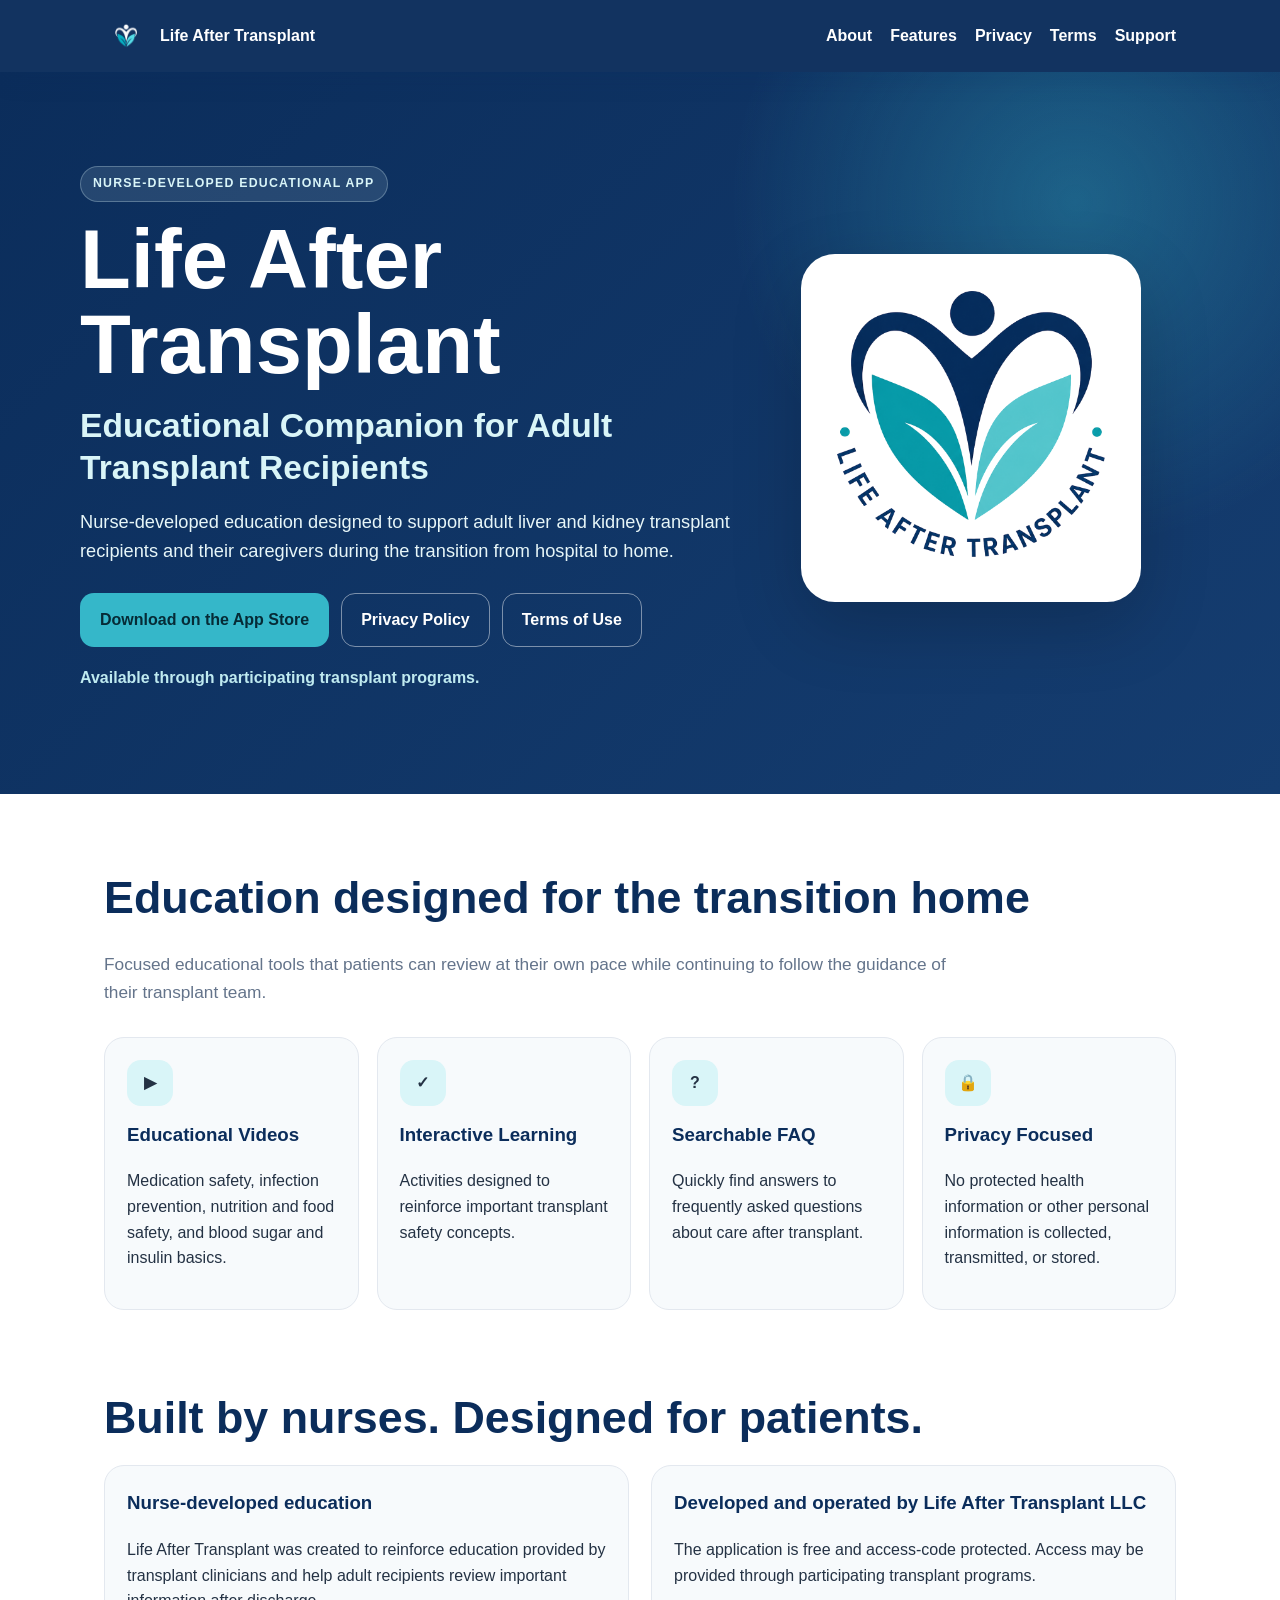
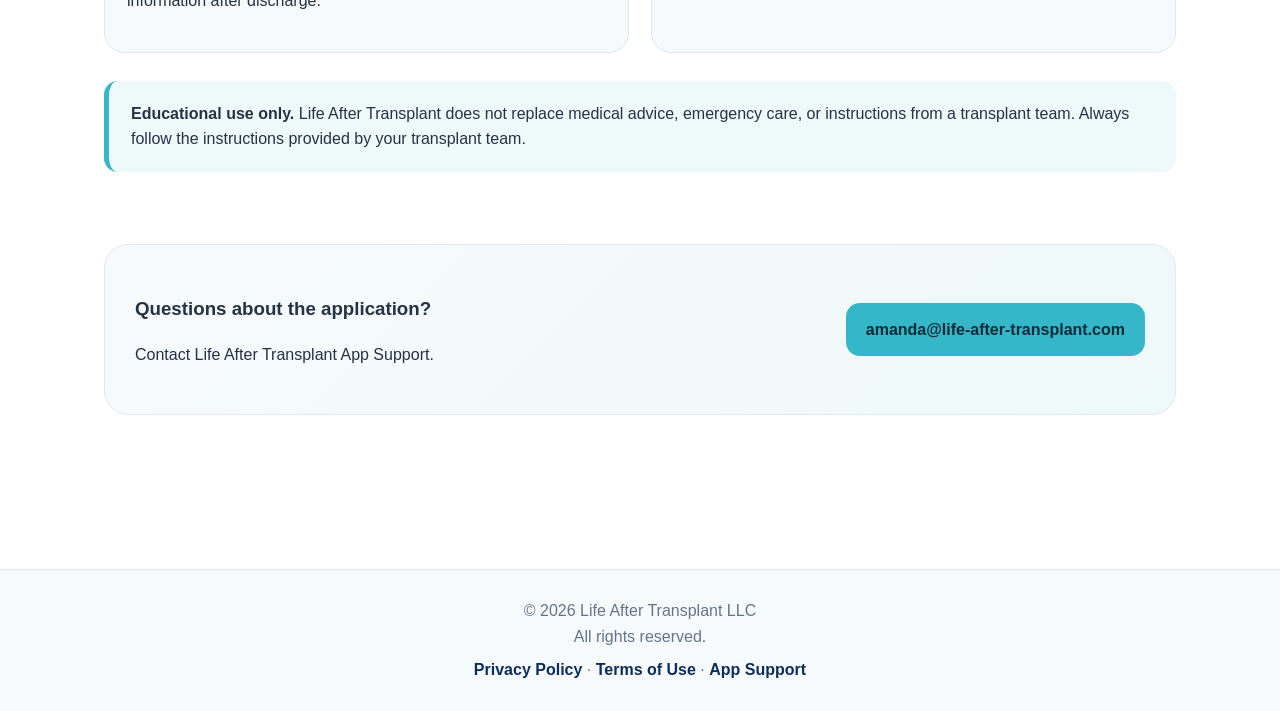
<file: index.html>
<!doctype html><html lang="en"><head><meta charset="utf-8"><meta name="viewport" content="width=device-width,initial-scale=1">
<title>Life After Transplant</title><meta name="description" content="Nurse-developed educational companion for adult transplant recipients."><link rel="stylesheet" href="styles.css"></head><body>
<header class="site-header"><nav class="nav" aria-label="Primary navigation">
<a class="brand" href="index.html"><img src="logo-mark-header.png" alt=""><span>Life After Transplant</span></a>
<div class="nav-links"><a href="index.html#about">About</a><a href="index.html#features">Features</a><a href="privacy.html">Privacy</a><a href="terms.html">Terms</a><a href="mailto:amanda@life-after-transplant.com">Support</a></div>
</nav></header>
<section class="hero"><div class="hero-inner"><div><div class="badge">Nurse-Developed Educational App</div><h1>Life After Transplant</h1><h2>Educational Companion for Adult Transplant Recipients</h2>
<p>Nurse-developed education designed to support adult liver and kidney transplant recipients and their caregivers during the transition from hospital to home.</p>
<div class="button-row"><a class="button button-primary" href="https://apps.apple.com/us/app/life-after-transplant/id6772030885" target="_blank" rel="noopener noreferrer">Download on the App Store</a><a class="button button-secondary" href="privacy.html">Privacy Policy</a><a class="button button-secondary" href="terms.html">Terms of Use</a></div>
<div class="availability">Available through participating transplant programs.</div></div>
<div class="hero-logo-card"><img src="logo.png" alt="Life After Transplant logo"></div></div></section>
<main>
<section class="section" id="features"><h2 class="section-title">Education designed for the transition home</h2><p class="lead">Focused educational tools that patients can review at their own pace while continuing to follow the guidance of their transplant team.</p>
<div class="cards">
<article class="card"><div class="icon">▶</div><h3>Educational Videos</h3><p>Medication safety, infection prevention, nutrition and food safety, and blood sugar and insulin basics.</p></article>
<article class="card"><div class="icon">✓</div><h3>Interactive Learning</h3><p>Activities designed to reinforce important transplant safety concepts.</p></article>
<article class="card"><div class="icon">?</div><h3>Searchable FAQ</h3><p>Quickly find answers to frequently asked questions about care after transplant.</p></article>
<article class="card"><div class="icon">🔒</div><h3>Privacy Focused</h3><p>No protected health information or other personal information is collected, transmitted, or stored.</p></article>
</div></section>
<section class="section" id="about"><h2 class="section-title">Built by nurses. Designed for patients.</h2>
<div class="about-grid"><article class="about-panel"><h3>Nurse-developed education</h3><p>Life After Transplant was created to reinforce education provided by transplant clinicians and help adult recipients review important information after discharge.</p></article>
<article class="about-panel"><h3>Developed and operated by Life After Transplant LLC</h3><p>The application is free and access-code protected. Access may be provided through participating transplant programs.</p></article></div>
<div class="notice"><strong>Educational use only.</strong> Life After Transplant does not replace medical advice, emergency care, or instructions from a transplant team. Always follow the instructions provided by your transplant team.</div></section>
<section class="section"><div class="support-card"><div><h3>Questions about the application?</h3><p>Contact Life After Transplant App Support.</p></div><a class="button button-primary" href="mailto:amanda@life-after-transplant.com">amanda@life-after-transplant.com</a></div></section>
</main><footer><div class="footer-inner">
<div>© 2026 Life After Transplant LLC</div>
<div>All rights reserved.</div>
<div class="footer-links"><a href="privacy.html">Privacy Policy</a> · <a href="terms.html">Terms of Use</a> · <a href="mailto:amanda@life-after-transplant.com">App Support</a></div>
</div></footer></body></html>
</file>
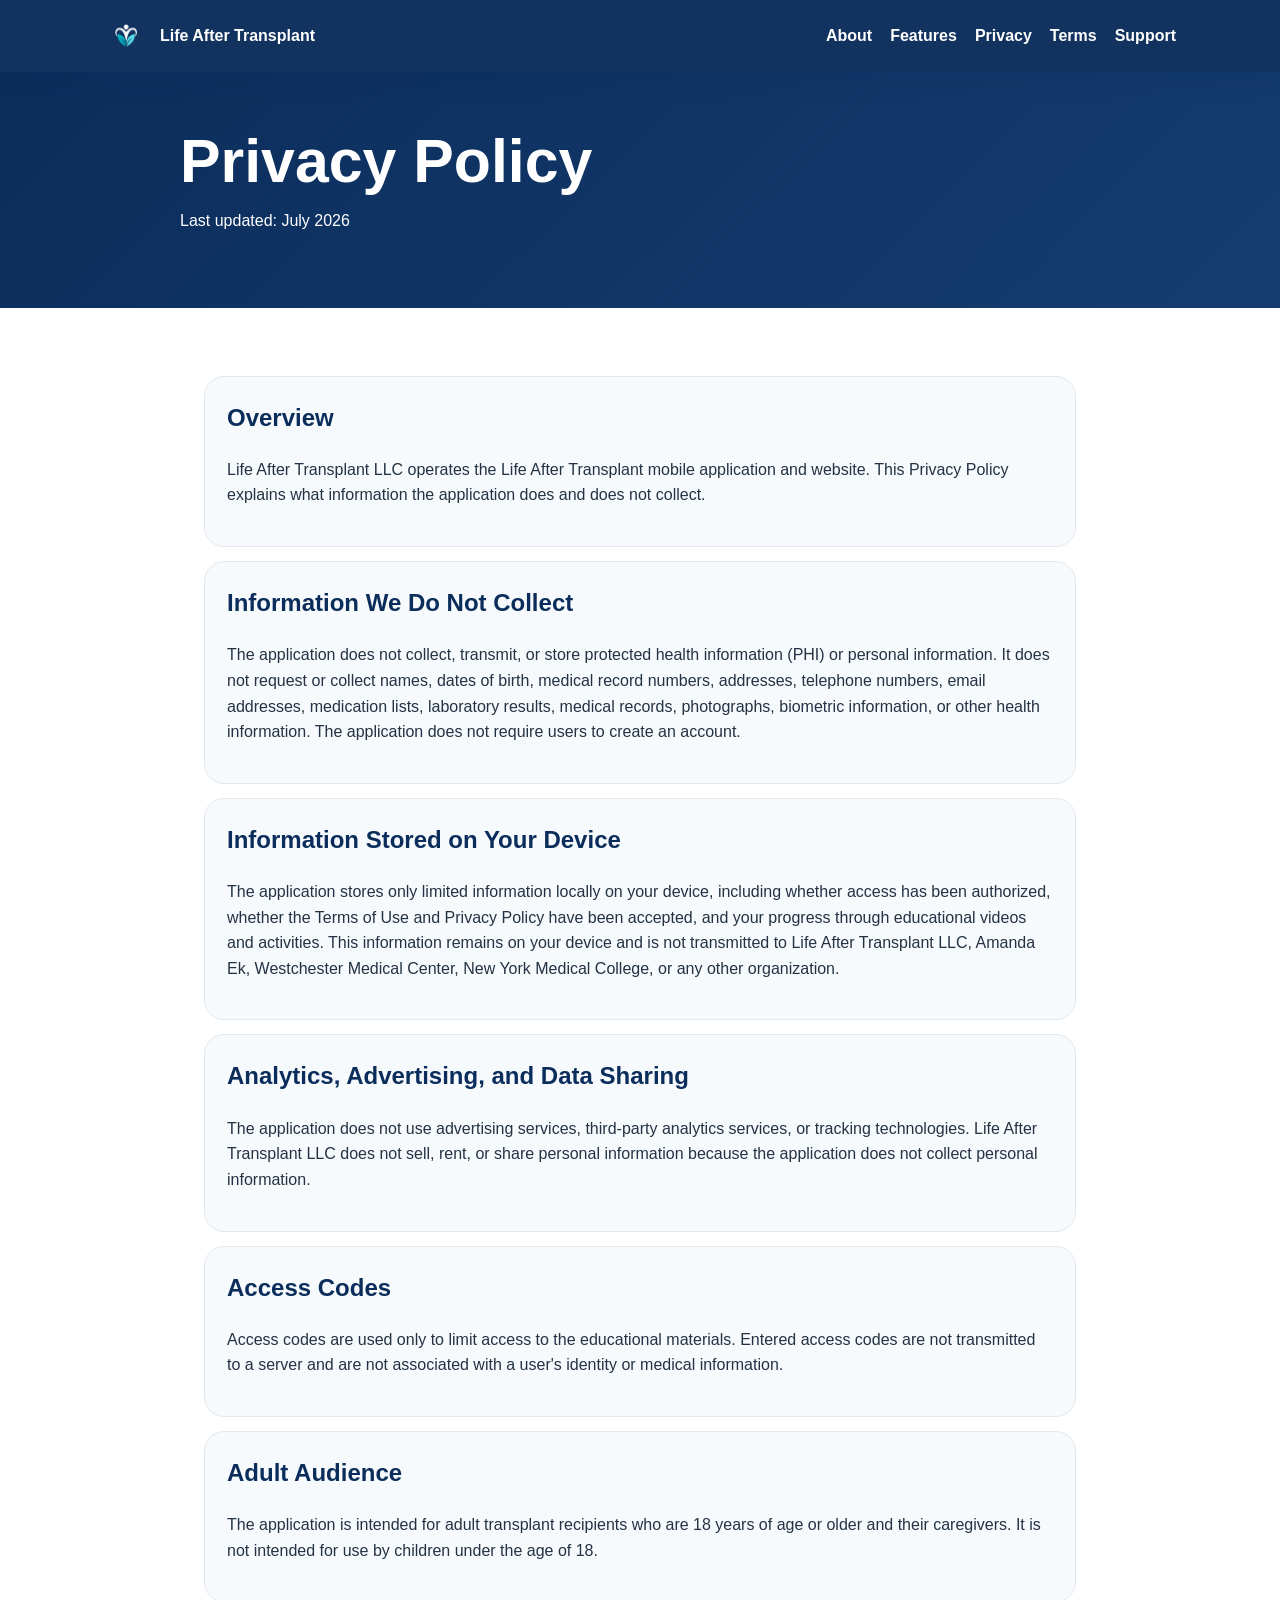
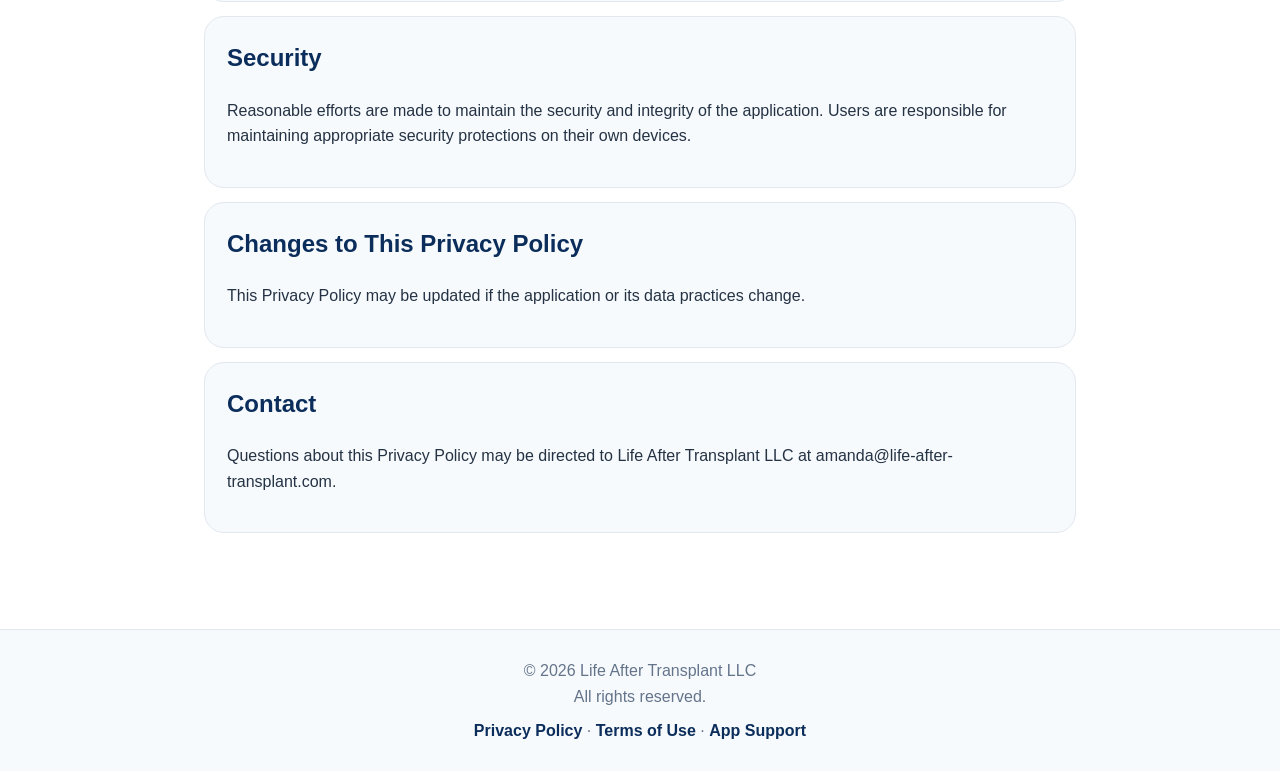
<file: privacy.html>
<!doctype html><html lang="en"><head><meta charset="utf-8"><meta name="viewport" content="width=device-width,initial-scale=1"><title>Privacy Policy | Life After Transplant</title><link rel="stylesheet" href="styles.css"></head><body><header class="site-header"><nav class="nav" aria-label="Primary navigation">
<a class="brand" href="index.html"><img src="logo-mark-header.png" alt=""><span>Life After Transplant</span></a>
<div class="nav-links"><a href="index.html#about">About</a><a href="index.html#features">Features</a><a href="privacy.html">Privacy</a><a href="terms.html">Terms</a><a href="mailto:amanda@life-after-transplant.com">Support</a></div>
</nav></header><section class="legal-header"><div class="inner"><h1>Privacy Policy</h1><p>Last updated: July 2026</p></div></section><main class="legal-main"><section><h2>Overview</h2><p>Life After Transplant LLC operates the Life After Transplant mobile application and website. This Privacy Policy explains what information the application does and does not collect.</p></section><section><h2>Information We Do Not Collect</h2><p>The application does not collect, transmit, or store protected health information (PHI) or personal information. It does not request or collect names, dates of birth, medical record numbers, addresses, telephone numbers, email addresses, medication lists, laboratory results, medical records, photographs, biometric information, or other health information. The application does not require users to create an account.</p></section><section><h2>Information Stored on Your Device</h2><p>The application stores only limited information locally on your device, including whether access has been authorized, whether the Terms of Use and Privacy Policy have been accepted, and your progress through educational videos and activities. This information remains on your device and is not transmitted to Life After Transplant LLC, Amanda Ek, Westchester Medical Center, New York Medical College, or any other organization.</p></section><section><h2>Analytics, Advertising, and Data Sharing</h2><p>The application does not use advertising services, third-party analytics services, or tracking technologies. Life After Transplant LLC does not sell, rent, or share personal information because the application does not collect personal information.</p></section><section><h2>Access Codes</h2><p>Access codes are used only to limit access to the educational materials. Entered access codes are not transmitted to a server and are not associated with a user's identity or medical information.</p></section><section><h2>Adult Audience</h2><p>The application is intended for adult transplant recipients who are 18 years of age or older and their caregivers. It is not intended for use by children under the age of 18.</p></section><section><h2>Security</h2><p>Reasonable efforts are made to maintain the security and integrity of the application. Users are responsible for maintaining appropriate security protections on their own devices.</p></section><section><h2>Changes to This Privacy Policy</h2><p>This Privacy Policy may be updated if the application or its data practices change.</p></section><section><h2>Contact</h2><p>Questions about this Privacy Policy may be directed to Life After Transplant LLC at amanda@life-after-transplant.com.</p></section></main><footer><div class="footer-inner">
<div>© 2026 Life After Transplant LLC</div>
<div>All rights reserved.</div>
<div class="footer-links"><a href="privacy.html">Privacy Policy</a> · <a href="terms.html">Terms of Use</a> · <a href="mailto:amanda@life-after-transplant.com">App Support</a></div>
</div></footer></body></html>
</file>
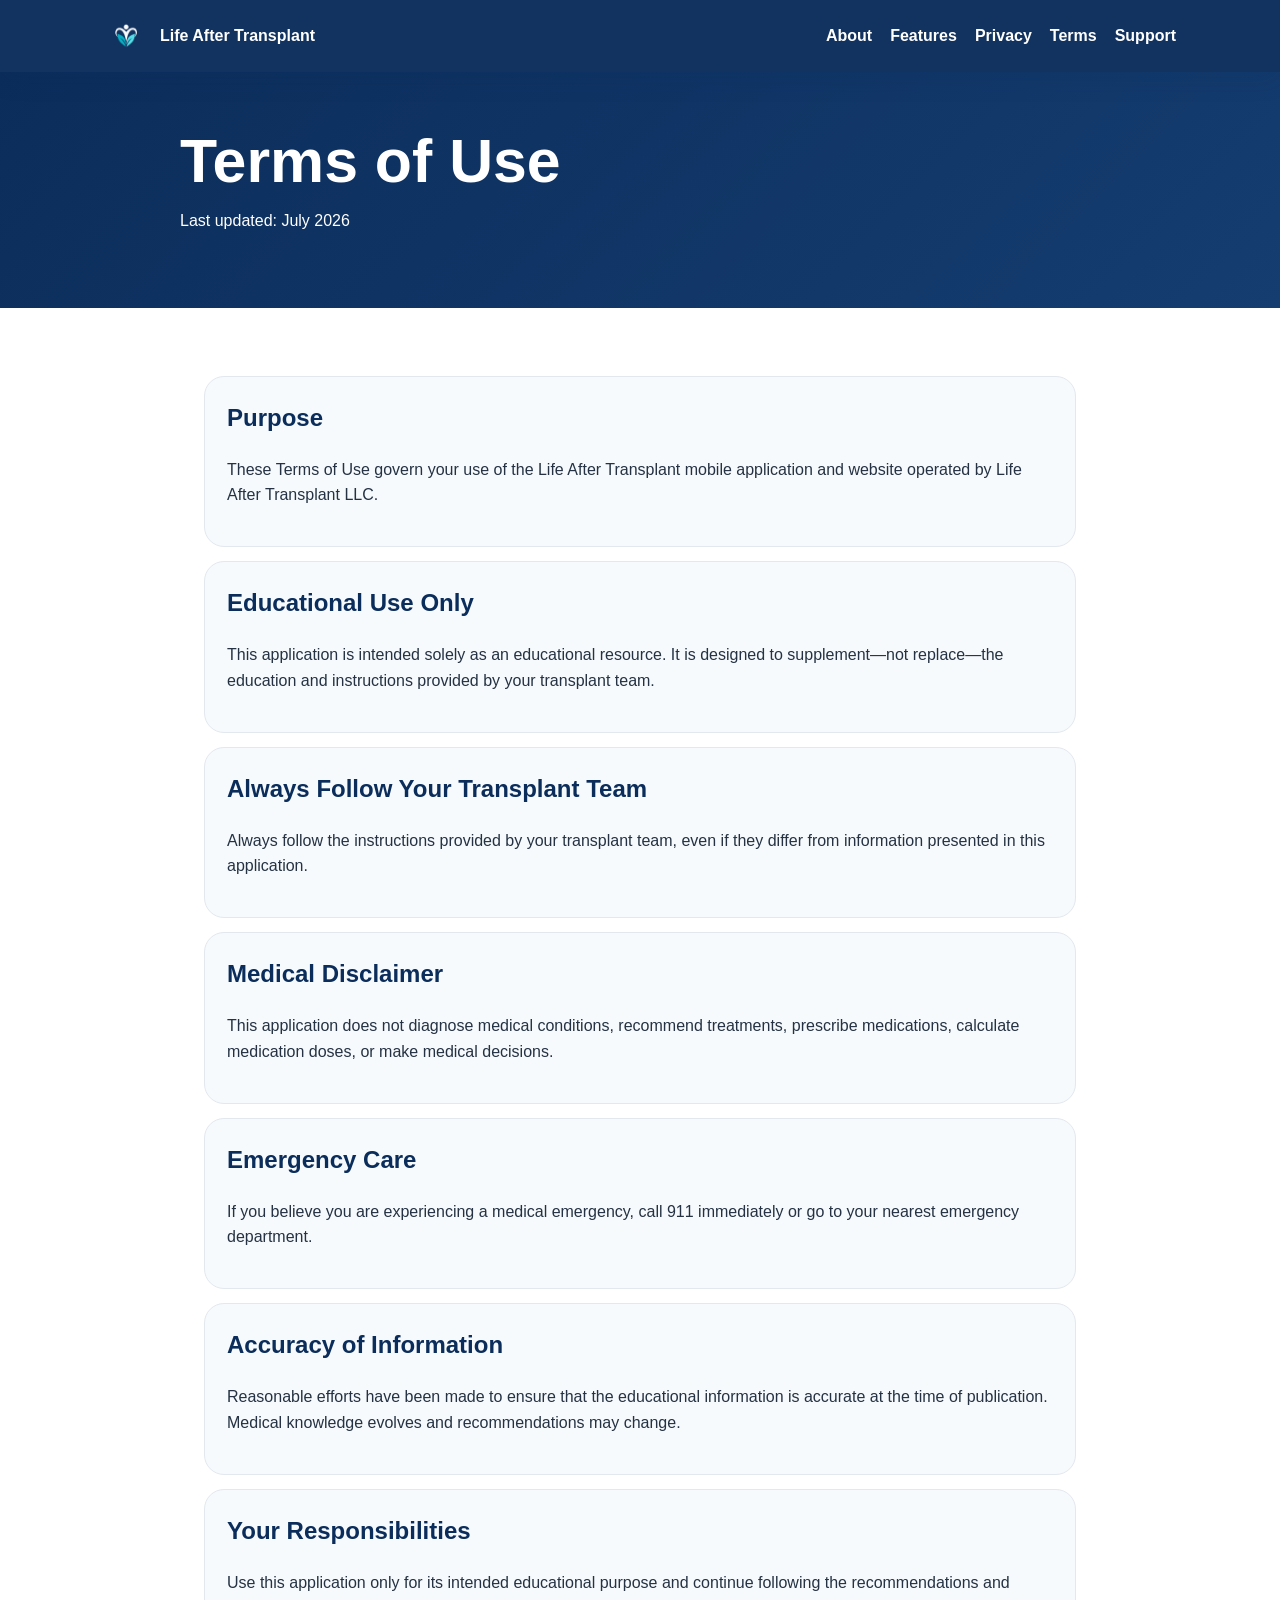
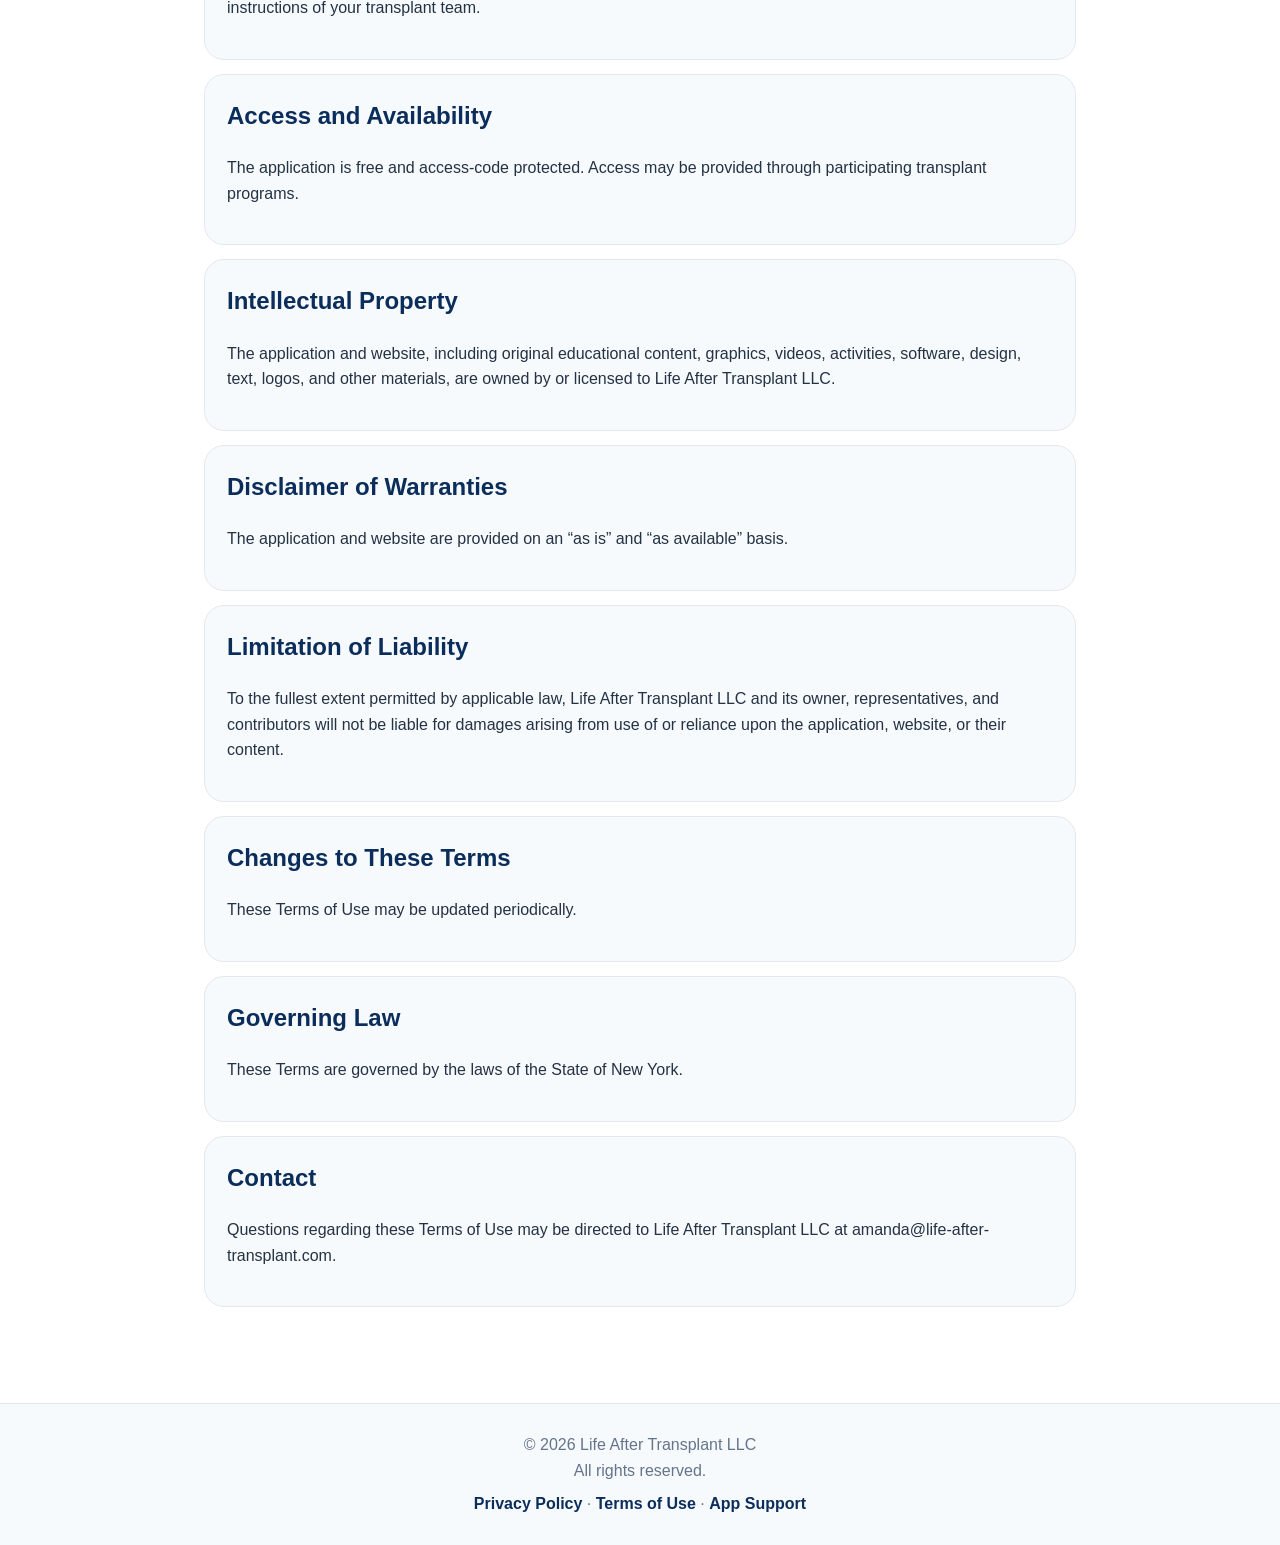
<file: terms.html>
<!doctype html><html lang="en"><head><meta charset="utf-8"><meta name="viewport" content="width=device-width,initial-scale=1"><title>Terms of Use | Life After Transplant</title><link rel="stylesheet" href="styles.css"></head><body><header class="site-header"><nav class="nav" aria-label="Primary navigation">
<a class="brand" href="index.html"><img src="logo-mark-header.png" alt=""><span>Life After Transplant</span></a>
<div class="nav-links"><a href="index.html#about">About</a><a href="index.html#features">Features</a><a href="privacy.html">Privacy</a><a href="terms.html">Terms</a><a href="mailto:amanda@life-after-transplant.com">Support</a></div>
</nav></header><section class="legal-header"><div class="inner"><h1>Terms of Use</h1><p>Last updated: July 2026</p></div></section><main class="legal-main"><section><h2>Purpose</h2><p>These Terms of Use govern your use of the Life After Transplant mobile application and website operated by Life After Transplant LLC.</p></section><section><h2>Educational Use Only</h2><p>This application is intended solely as an educational resource. It is designed to supplement—not replace—the education and instructions provided by your transplant team.</p></section><section><h2>Always Follow Your Transplant Team</h2><p>Always follow the instructions provided by your transplant team, even if they differ from information presented in this application.</p></section><section><h2>Medical Disclaimer</h2><p>This application does not diagnose medical conditions, recommend treatments, prescribe medications, calculate medication doses, or make medical decisions.</p></section><section><h2>Emergency Care</h2><p>If you believe you are experiencing a medical emergency, call 911 immediately or go to your nearest emergency department.</p></section><section><h2>Accuracy of Information</h2><p>Reasonable efforts have been made to ensure that the educational information is accurate at the time of publication. Medical knowledge evolves and recommendations may change.</p></section><section><h2>Your Responsibilities</h2><p>Use this application only for its intended educational purpose and continue following the recommendations and instructions of your transplant team.</p></section><section><h2>Access and Availability</h2><p>The application is free and access-code protected. Access may be provided through participating transplant programs.</p></section><section><h2>Intellectual Property</h2><p>The application and website, including original educational content, graphics, videos, activities, software, design, text, logos, and other materials, are owned by or licensed to Life After Transplant LLC.</p></section><section><h2>Disclaimer of Warranties</h2><p>The application and website are provided on an “as is” and “as available” basis.</p></section><section><h2>Limitation of Liability</h2><p>To the fullest extent permitted by applicable law, Life After Transplant LLC and its owner, representatives, and contributors will not be liable for damages arising from use of or reliance upon the application, website, or their content.</p></section><section><h2>Changes to These Terms</h2><p>These Terms of Use may be updated periodically.</p></section><section><h2>Governing Law</h2><p>These Terms are governed by the laws of the State of New York.</p></section><section><h2>Contact</h2><p>Questions regarding these Terms of Use may be directed to Life After Transplant LLC at amanda@life-after-transplant.com.</p></section></main><footer><div class="footer-inner">
<div>© 2026 Life After Transplant LLC</div>
<div>All rights reserved.</div>
<div class="footer-links"><a href="privacy.html">Privacy Policy</a> · <a href="terms.html">Terms of Use</a> · <a href="mailto:amanda@life-after-transplant.com">App Support</a></div>
</div></footer></body></html>
</file>
<file: styles.css>
:root{--navy:#0B2D5B;--navy2:#153D70;--teal:#35B7C9;--tealsoft:#D9F5F8;--ink:#243244;--muted:#64748B;--line:#E3E8EF;--soft:#F7FAFC}
*{box-sizing:border-box}body{margin:0;font-family:-apple-system,BlinkMacSystemFont,"Segoe UI",Roboto,Arial,sans-serif;color:var(--ink);line-height:1.6}a{color:var(--navy)}
.site-header{position:sticky;top:0;z-index:20;background:rgba(11,45,91,.97);color:white;box-shadow:0 8px 24px rgba(11,45,91,.12)}
.nav{max-width:1120px;margin:auto;padding:14px 24px;display:flex;align-items:center;justify-content:space-between;gap:24px}
.brand{display:flex;align-items:center;gap:12px;color:white;text-decoration:none;font-weight:800}.brand img{width:44px;height:44px;object-fit:contain}
.nav-links{display:flex;gap:18px;flex-wrap:wrap}.nav-links a{color:white;text-decoration:none;font-weight:700}
.hero{background:radial-gradient(circle at 84% 18%,rgba(53,183,201,.34),transparent 28%),linear-gradient(135deg,var(--navy),var(--navy2));color:white;padding:94px 24px 104px}
.hero-inner{max-width:1120px;margin:auto;display:grid;grid-template-columns:1.25fr .75fr;gap:56px;align-items:center}
.badge{display:inline-block;background:rgba(217,245,248,.12);color:#D9F5F8;border:1px solid rgba(217,245,248,.28);border-radius:999px;padding:7px 12px;text-transform:uppercase;letter-spacing:.1em;font-size:.77rem;font-weight:800;margin-bottom:16px}
h1{font-size:clamp(2.8rem,7vw,5.2rem);line-height:1.02;margin:0 0 18px}.hero h2{font-size:clamp(1.4rem,3vw,2.1rem);line-height:1.24;margin:0 0 18px;color:#D9F5F8}.hero p{font-size:1.14rem;color:#E7F6F8}
.availability{margin-top:18px;font-weight:800;color:#BFEAF0}.hero-logo-card{width:min(340px,100%);aspect-ratio:1;background:white;border-radius:34px;padding:36px;box-shadow:0 24px 70px rgba(0,0,0,.18)}.hero-logo-card img{width:100%;height:100%;object-fit:contain}
.button-row{display:flex;gap:12px;flex-wrap:wrap;margin-top:28px}.button{display:inline-block;border-radius:14px;padding:13px 19px;text-decoration:none;font-weight:800;border:1px solid transparent}.button-primary{background:var(--teal);color:#062B36}.button-secondary{color:white;border-color:rgba(255,255,255,.45)}.button-muted{background:rgba(255,255,255,.1);color:white;border-color:rgba(255,255,255,.25)}
main{max-width:1120px;margin:auto;padding:68px 24px 82px}.section{margin-bottom:72px}.section-title{color:var(--navy);font-size:clamp(2rem,4vw,2.8rem);margin:0 0 12px}.lead{color:var(--muted);max-width:850px;font-size:1.08rem}
.cards{display:grid;grid-template-columns:repeat(4,1fr);gap:18px;margin-top:30px}.card,.about-panel,.legal-main section{background:var(--soft);border:1px solid var(--line);border-radius:20px;padding:22px}.icon{width:46px;height:46px;border-radius:14px;background:var(--tealsoft);display:flex;align-items:center;justify-content:center;font-weight:900;margin-bottom:14px}.card h3,.about-panel h3,.legal-main h2{color:var(--navy);margin-top:0}
.about-grid{display:grid;grid-template-columns:1fr 1fr;gap:22px}.notice{margin-top:28px;border-left:5px solid var(--teal);background:#EEF9FA;padding:20px 22px;border-radius:14px}
.support-card{background:linear-gradient(135deg,#F7FAFC,#EEF9FA);border:1px solid var(--line);border-radius:24px;padding:30px;display:flex;justify-content:space-between;gap:24px;align-items:center}
.legal-header{background:linear-gradient(135deg,var(--navy),var(--navy2));color:white;padding:58px 24px}.legal-header .inner,.legal-main{max-width:920px;margin:auto}.legal-header h1{font-size:clamp(2.4rem,6vw,3.8rem);margin-bottom:8px}.legal-main section{margin-bottom:14px}
footer{border-top:1px solid var(--line);background:var(--soft)}.footer-inner{max-width:1120px;margin:auto;padding:28px 24px;color:var(--muted);text-align:center}.footer-links{margin-top:8px}.footer-inner a{text-decoration:none;font-weight:700}
@media(max-width:900px){.hero-inner{grid-template-columns:1fr}.hero-logo-card{width:240px}.cards{grid-template-columns:repeat(2,1fr)}.about-grid{grid-template-columns:1fr}}
@media(max-width:680px){.nav{align-items:flex-start;flex-direction:column}.cards{grid-template-columns:1fr}.support-card{flex-direction:column;align-items:flex-start}.hero{padding-top:66px}}
</file>
